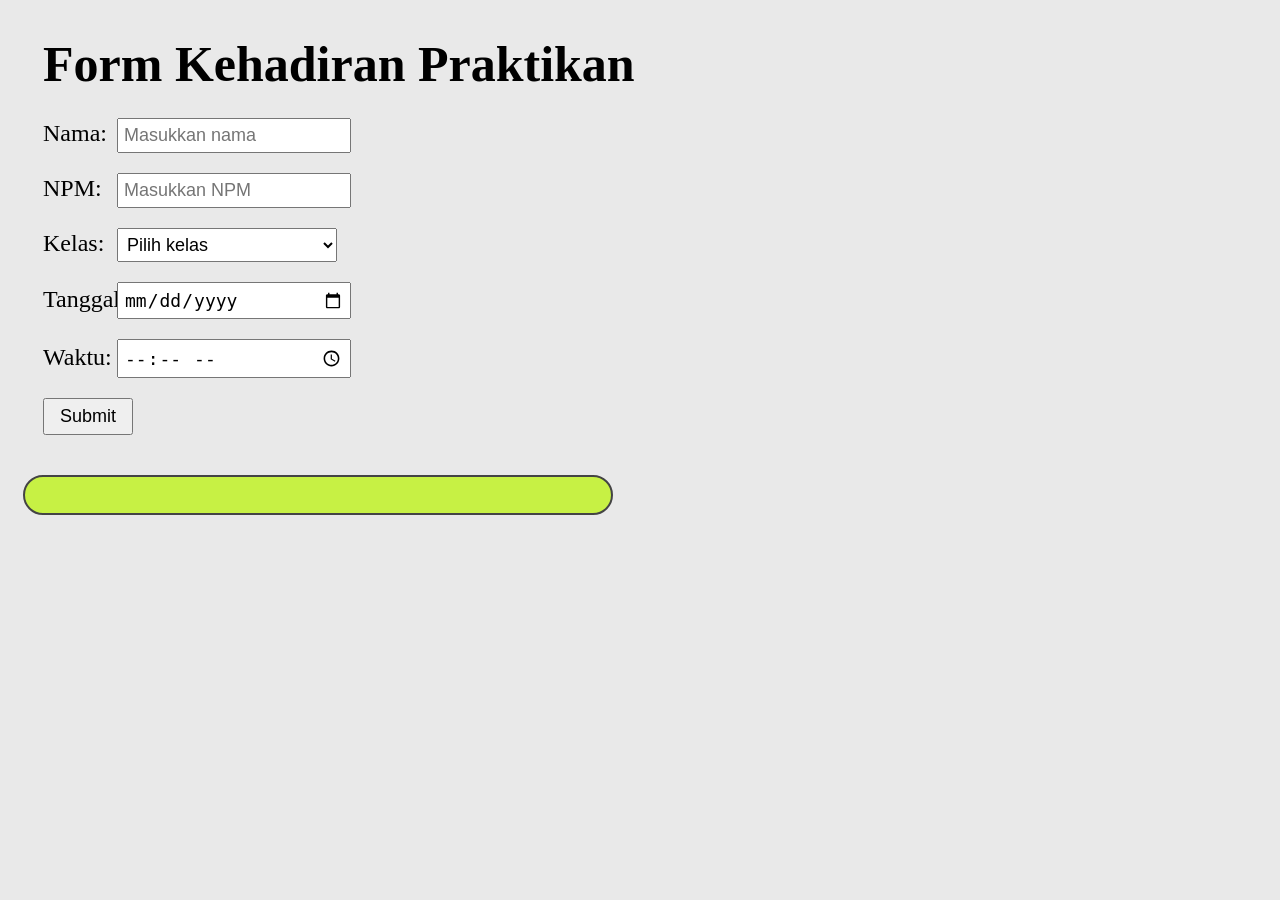
<file: pertemuan2/index.html>
<!DOCTYPE html>
<html lang="id">
<head>
    <meta charset="UTF-8">
    <meta name="viewport" content="width=device-width, initial-scale=1.0">
    <title>Form Kehadiran Praktikan</title>
    <link rel="stylesheet" href="style.css">
</head>
<body>

    <div class="container">
        <h1>Form Kehadiran Praktikan</h1>

        <form>
            <div class="form-group">
                <label>Nama:</label>
                <input type="text" placeholder="Masukkan nama">
            </div>

            <div class="form-group">
                <label>NPM:</label>
                <input type="text" placeholder="Masukkan NPM">
            </div>

            <div class="form-group">
                <label>Kelas:</label>
                <select>
                    <option>Pilih kelas</option>
                    <option>A</option>
                    <option>B</option>
                    <option>C</option>
                </select>
            </div>

            <div class="form-group">
                <label>Tanggal:</label>
                <input type="date">
            </div>

            <div class="form-group">
                <label>Waktu:</label>
                <input type="time">
            </div>

            <button type="submit">Submit</button>
        </form>
    </div>

    <div class="kotak-bawah">
    </div>

</body>
</html>
</file>
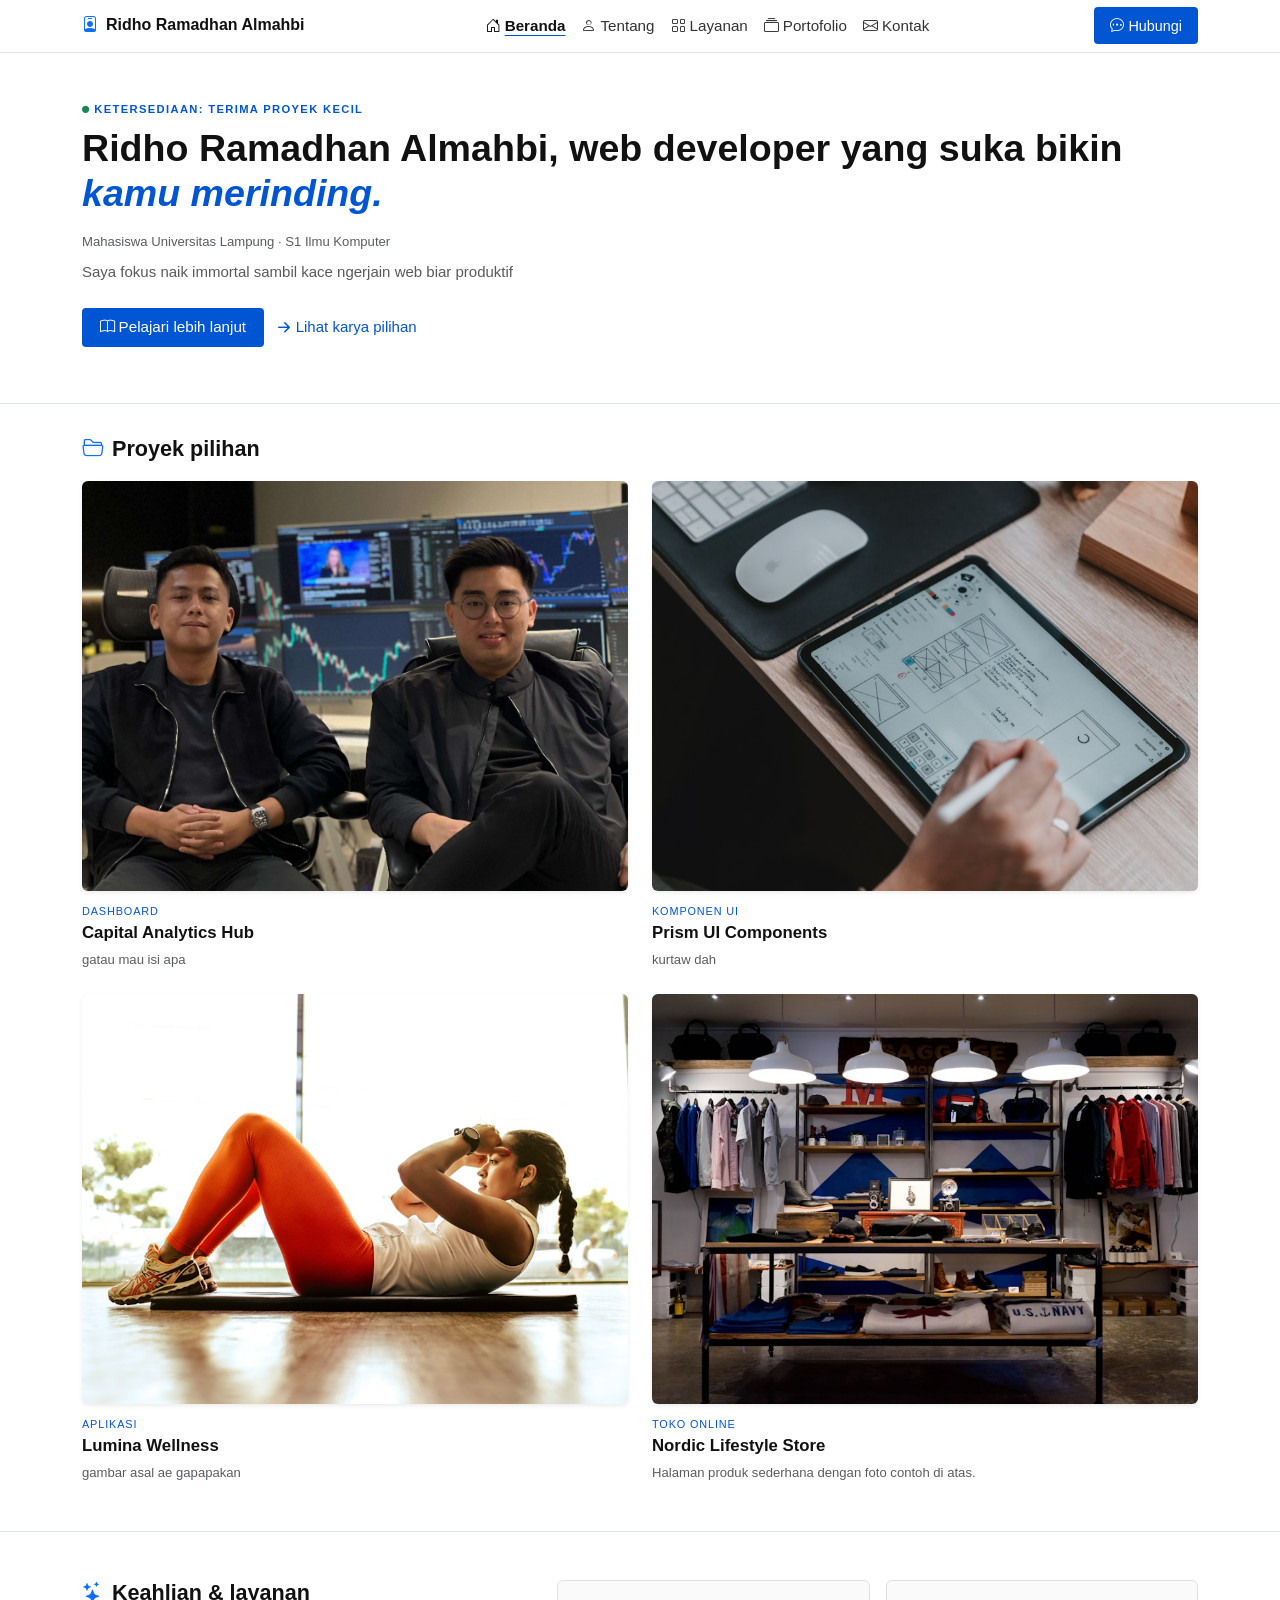
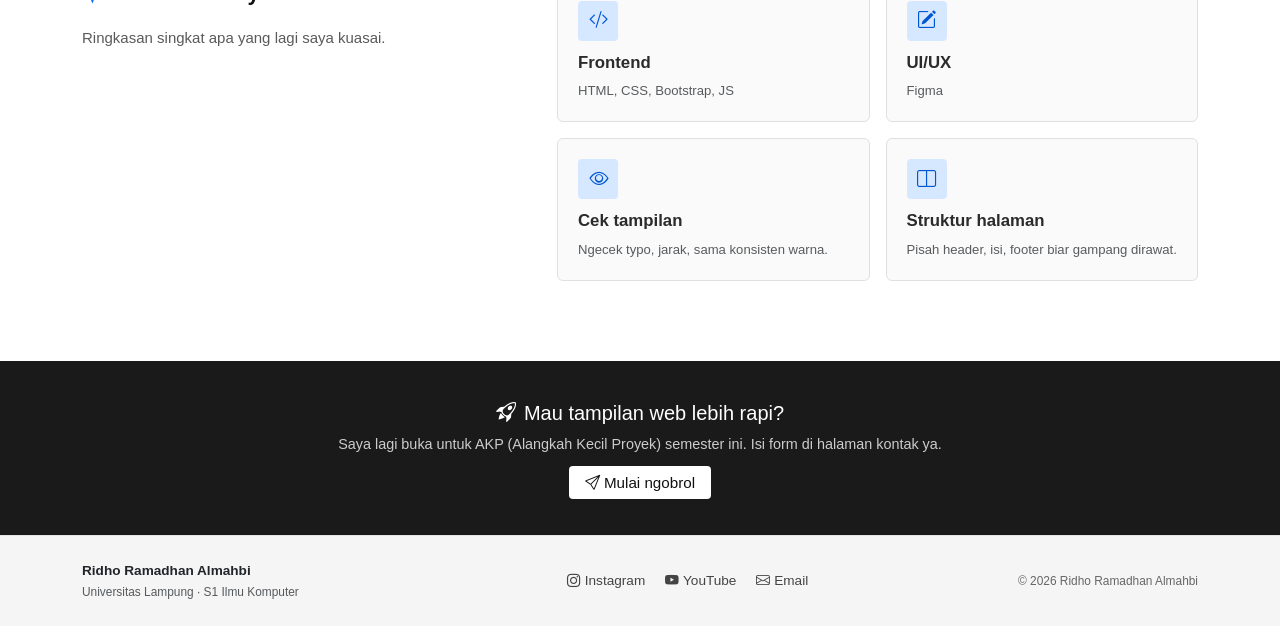
<file: utpweb-main/index.html>
<!DOCTYPE html>
<html lang="id">
<head>
  <meta charset="UTF-8">
  <meta name="viewport" content="width=device-width, initial-scale=1.0">
  <title>Beranda | Ridho Ramadhan Almahbi</title>
  <link href="https://cdn.jsdelivr.net/npm/bootstrap@5.3.3/dist/css/bootstrap.min.css" rel="stylesheet">
  <link href="https://cdn.jsdelivr.net/npm/bootstrap-icons@1.11.3/font/bootstrap-icons.min.css" rel="stylesheet">
  <link rel="stylesheet" href="css/style.css">
</head>
<body>
  <nav class="navbar navbar-expand-lg navbar-light navsite">
    <div class="container">
      <a class="navbar-brand d-flex align-items-center gap-2" href="index.html"><i class="bi bi-person-badge text-primary"></i> Ridho Ramadhan Almahbi</a>
      <button class="navbar-toggler" type="button" data-bs-toggle="collapse" data-bs-target="#isiMenu" aria-controls="isiMenu" aria-expanded="false" aria-label="menu">
        <span class="navbar-toggler-icon"></span>
      </button>
      <div class="collapse navbar-collapse" id="isiMenu">
        <ul class="navbar-nav mx-lg-auto py-2 py-lg-0">
          <li class="nav-item"><a class="nav-link active" href="index.html"><i class="bi bi-house-door d-none d-md-inline me-1"></i>Beranda</a></li>
          <li class="nav-item"><a class="nav-link" href="about.html"><i class="bi bi-person d-none d-md-inline me-1"></i>Tentang</a></li>
          <li class="nav-item"><a class="nav-link" href="services.html"><i class="bi bi-grid d-none d-md-inline me-1"></i>Layanan</a></li>
          <li class="nav-item"><a class="nav-link" href="portfolio.html"><i class="bi bi-collection d-none d-md-inline me-1"></i>Portofolio</a></li>
          <li class="nav-item"><a class="nav-link" href="contact.html"><i class="bi bi-envelope d-none d-md-inline me-1"></i>Kontak</a></li>
        </ul>
        <a class="hubungi text-center mt-2 mt-lg-0" href="contact.html"><i class="bi bi-chat-dots me-1"></i>Hubungi</a>
      </div>
    </div>
  </nav>

  <header class="atas">
    <div class="container anim-header">
      <p class="label mb-2"><i class="bi bi-circle-fill text-success me-1" style="font-size:0.45rem;vertical-align:middle;"></i>Ketersediaan: terima proyek kecil</p>
      <h1 class="hero">Ridho Ramadhan Almahbi, web developer yang suka bikin <span class="aksen">kamu merinding.</span></h1>
      <p class="small text-muted mb-2">Mahasiswa Universitas Lampung · S1 Ilmu Komputer</p>
      <p class="abu mb-4">Saya fokus naik immortal sambil kace ngerjain web biar produktif</p>
      <div class="d-flex flex-wrap gap-2 align-items-center">
        <a class="btn utama" href="about.html"><i class="bi bi-book me-1"></i>Pelajari lebih lanjut</a>
        <a href="portfolio.html" class="text-decoration-none"><i class="bi bi-arrow-right-short fs-4 align-middle"></i>Lihat karya pilihan</a>
      </div>
    </div>
  </header>

  <section class="isi border-top masuk">
    <div class="container">
      <h2 class="seksi"><i class="bi bi-folder2-open me-2 text-primary"></i>Proyek pilihan</h2>
      <div class="row g-4">
        <div class="col-md-6">
          <article class="item-proyek h-100">
            <div class="ratio ratio-4x3 bingkai-gambar shadow-sm">
              <img src="img/proyek-dashboard.jpg" alt="Tampilan dashboard Capital Analytics Hub" class="object-fit-cover">
            </div>
            <p class="tag mb-0">Dashboard</p>
            <p class="nama mb-1">Capital Analytics Hub</p>
            <p class="small text-muted mb-0">gatau mau isi apa</p>
          </article>
        </div>
        <div class="col-md-6">
          <article class="item-proyek h-100">
            <div class="ratio ratio-4x3 bingkai-gambar shadow-sm">
              <img src="img/proyek-ui.jpg" alt="Prism UI Components" class="object-fit-cover">
            </div>
            <p class="tag mb-0">Komponen UI</p>
            <p class="nama mb-1">Prism UI Components</p>
            <p class="small text-muted mb-0">kurtaw dah</p>
          </article>
        </div>
        <div class="col-md-6">
          <article class="item-proyek h-100">
            <div class="ratio ratio-4x3 bingkai-gambar shadow-sm">
              <img src="img/proyek-app.jpg" alt="Aplikasi Lumina Wellness" class="object-fit-cover">
            </div>
            <p class="tag mb-0">Aplikasi</p>
            <p class="nama mb-1">Lumina Wellness</p>
            <p class="small text-muted mb-0">gambar asal ae gapapakan</p>
          </article>
        </div>
        <div class="col-md-6">
          <article class="item-proyek h-100">
            <div class="ratio ratio-4x3 bingkai-gambar shadow-sm">
              <img src="img/proyek-toko.jpg" alt="Nordic Lifestyle Store" class="object-fit-cover">
            </div>
            <p class="tag mb-0">Toko online</p>
            <p class="nama mb-1">Nordic Lifestyle Store</p>
            <p class="small text-muted mb-0">Halaman produk sederhana dengan foto contoh di atas.</p>
          </article>
        </div>
      </div>
    </div>
  </section>

  <section class="py-5 border-top bg-white masuk">
    <div class="container">
      <div class="row">
        <div class="col-lg-5 mb-4 mb-lg-0">
          <h2 class="seksi"><i class="bi bi-stars me-2 text-primary"></i>Keahlian &amp; layanan</h2>
          <p class="abu mb-0">Ringkasan singkat apa yang lagi saya kuasai.</p>
        </div>
        <div class="col-lg-7">
          <div class="row g-3">
            <div class="col-md-6">
              <div class="kartu">
                <div class="ikon"><i class="bi bi-code-slash"></i></div>
                <h3>Frontend</h3>
                <p class="small text-muted mb-0">HTML, CSS, Bootstrap, JS</p>
              </div>
            </div>
            <div class="col-md-6">
              <div class="kartu">
                <div class="ikon"><i class="bi bi-pencil-square"></i></div>
                <h3>UI/UX</h3>
                <p class="small text-muted mb-0">Figma</p>
              </div>
            </div>
            <div class="col-md-6">
              <div class="kartu">
                <div class="ikon"><i class="bi bi-eye"></i></div>
                <h3>Cek tampilan</h3>
                <p class="small text-muted mb-0">Ngecek typo, jarak, sama konsisten warna.</p>
              </div>
            </div>
            <div class="col-md-6">
              <div class="kartu">
                <div class="ikon"><i class="bi bi-layout-split"></i></div>
                <h3>Struktur halaman</h3>
                <p class="small text-muted mb-0">Pisah header, isi, footer biar gampang dirawat.</p>
              </div>
            </div>
          </div>
        </div>
      </div>
    </div>
  </section>

  <section class="gelap">
    <div class="container">
      <h2><i class="bi bi-rocket-takeoff me-2"></i>Mau tampilan web lebih rapi?</h2>
      <p>Saya lagi buka untuk AKP (Alangkah Kecil Proyek) semester ini. Isi form di halaman kontak ya.</p>
      <a class="putih text-decoration-none" href="contact.html"><i class="bi bi-send me-1"></i>Mulai ngobrol</a>
    </div>
  </section>

  <footer class="kaki">
    <div class="container">
      <div class="row align-items-center">
        <div class="col-md-4 mb-2 mb-md-0">
          <strong class="text-dark">Ridho Ramadhan Almahbi</strong><br>
          <span class="small text-muted">Universitas Lampung · S1 Ilmu Komputer</span>
        </div>
        <div class="col-md-5 text-md-center mb-2 mb-md-0">
          <a href="https://www.instagram.com/ridhoramadhan.a.m/" target="_blank" rel="noopener noreferrer" class="me-3"><i class="bi bi-instagram me-1"></i>Instagram</a>
          <a href="https://www.youtube.com/@ridhoramadhanalmahbi7434" target="_blank" rel="noopener noreferrer" class="me-3"><i class="bi bi-youtube me-1"></i>YouTube</a>
          <a href="mailto:almahbir@gmail.com"><i class="bi bi-envelope me-1"></i>Email</a>
        </div>
        <div class="col-md-3 text-md-end small">
          &copy; 2026 Ridho Ramadhan Almahbi
        </div>
      </div>
    </div>
  </footer>

  <script src="https://cdn.jsdelivr.net/npm/bootstrap@5.3.3/dist/js/bootstrap.bundle.min.js"></script>
  <script src="js/main.js"></script>
</body>
</html>
</file>
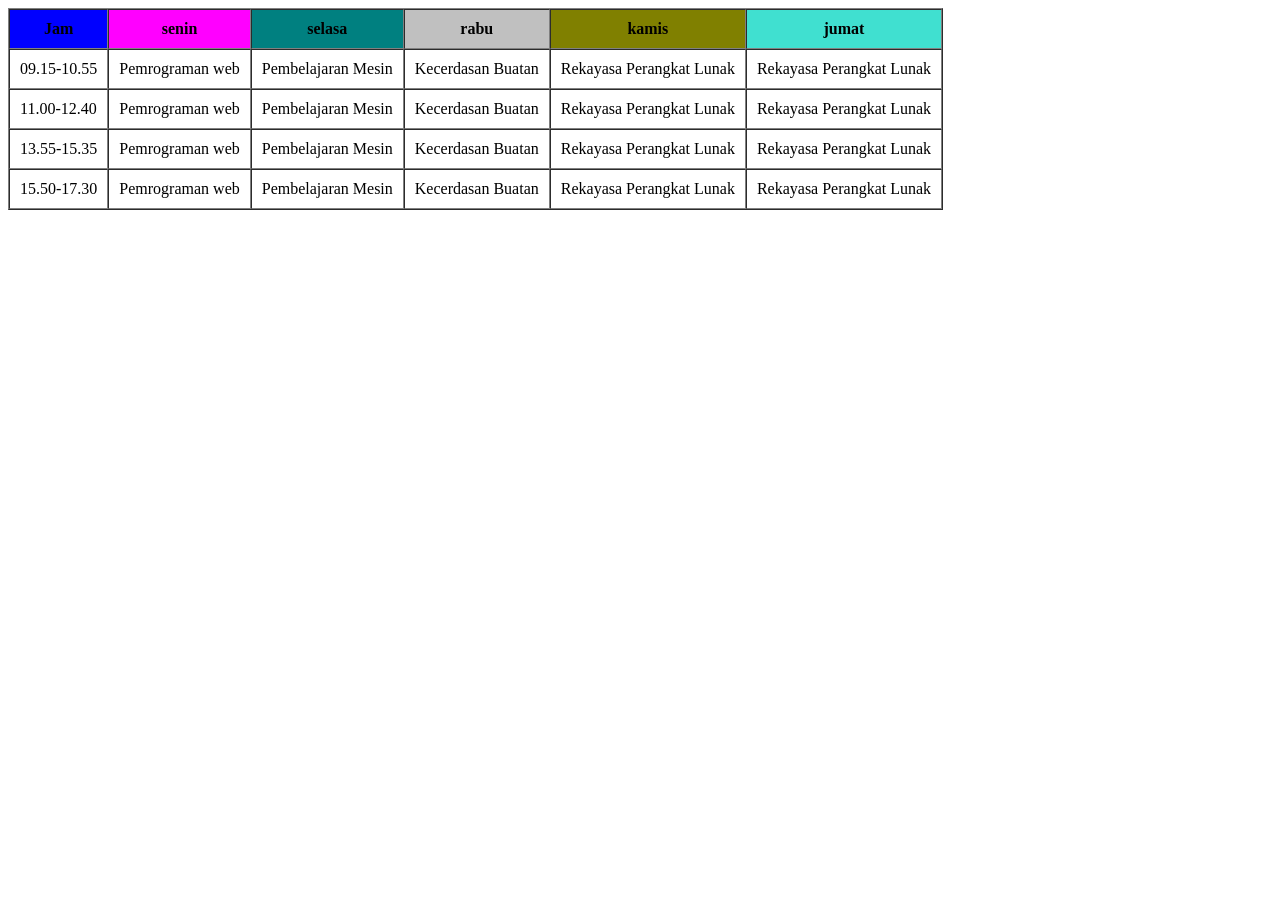
<file: pertemuan1/ambil.html>
<!DOCTYPE html>
<html lang="en">
<head>
    <meta charset="UTF-8">
    <meta name="viewport" content="width=device-width, initial-scale=1.0">
    <title>Document</title>
</head>
<body>
    <table border="1" cellpadding="10" cellspacing="0">
        <tr>
            <th bgcolor="#0000FF">Jam</th>
            <th bgcolor="#FF00FF">senin</th>
            <th bgcolor="#008080 ">selasa</th>
            <th bgcolor="#C0C0C0">rabu</th>
            <th bgcolor="#808000">kamis</th>
            <th bgcolor="#40E0D0">jumat</th>

        </tr>

        <tr>
        <td>09.15-10.55</td>
        <td>Pemrograman web</td>
        <td>Pembelajaran Mesin</td>
        <td>Kecerdasan Buatan</td>
        <Td>Rekayasa Perangkat Lunak</TD>
        <td>Rekayasa Perangkat Lunak</td>
        </tr>

        <tr>
        <td>11.00-12.40</td>
        <td>Pemrograman web</td>
        <td>Pembelajaran Mesin</td>
        <td>Kecerdasan Buatan</td>
        <Td>Rekayasa Perangkat Lunak</TD>
        <td>Rekayasa Perangkat Lunak</td>
        </tr>
        
         <tr>
        <td>13.55-15.35</td>
        <td>Pemrograman web</td>
        <td>Pembelajaran Mesin</td>
        <td>Kecerdasan Buatan</td>
        <Td>Rekayasa Perangkat Lunak</TD>
        <td>Rekayasa Perangkat Lunak</td>
        </tr>
        
         <tr>
        <td>15.50-17.30</td>
        <td>Pemrograman web</td>
        <td>Pembelajaran Mesin</td>
        <td>Kecerdasan Buatan</td>
        <Td>Rekayasa Perangkat Lunak</TD>
        <td>Rekayasa Perangkat Lunak</td>
        </tr>
        

     </table>
</body>
</html>
</file>
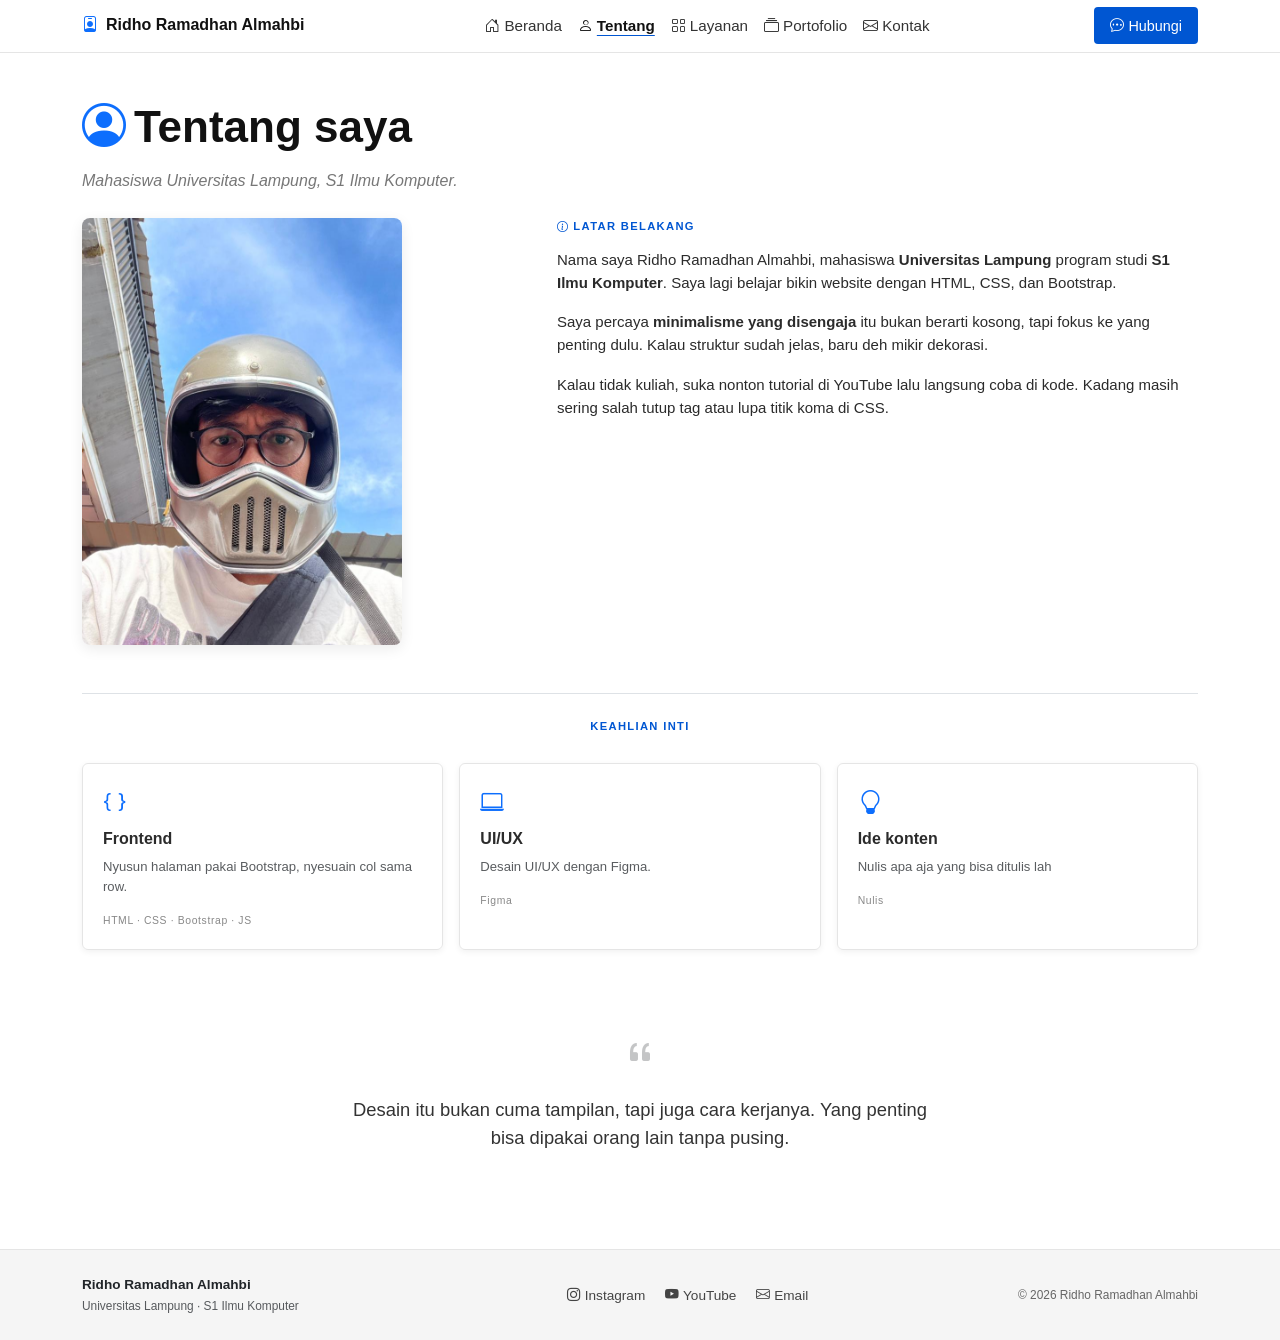
<file: utpweb-main/about.html>
<!DOCTYPE html>
<html lang="id">
<head>
  <meta charset="UTF-8">
  <meta name="viewport" content="width=device-width, initial-scale=1.0">
  <title>Tentang | Ridho Ramadhan Almahbi</title>
  <link href="https://cdn.jsdelivr.net/npm/bootstrap@5.3.3/dist/css/bootstrap.min.css" rel="stylesheet">
  <link href="https://cdn.jsdelivr.net/npm/bootstrap-icons@1.11.3/font/bootstrap-icons.min.css" rel="stylesheet">
  <link rel="stylesheet" href="css/style.css">
</head>
<body>
  <nav class="navbar navbar-expand-lg navbar-light navsite">
    <div class="container">
      <a class="navbar-brand d-flex align-items-center gap-2" href="index.html"><i class="bi bi-person-badge text-primary"></i> Ridho Ramadhan Almahbi</a>
      <button class="navbar-toggler" type="button" data-bs-toggle="collapse" data-bs-target="#isiMenu" aria-controls="isiMenu" aria-expanded="false" aria-label="menu">
        <span class="navbar-toggler-icon"></span>
      </button>
      <div class="collapse navbar-collapse" id="isiMenu">
        <ul class="navbar-nav mx-lg-auto py-2 py-lg-0">
          <li class="nav-item"><a class="nav-link" href="index.html"><i class="bi bi-house-door d-none d-md-inline me-1"></i>Beranda</a></li>
          <li class="nav-item"><a class="nav-link active" href="about.html"><i class="bi bi-person d-none d-md-inline me-1"></i>Tentang</a></li>
          <li class="nav-item"><a class="nav-link" href="services.html"><i class="bi bi-grid d-none d-md-inline me-1"></i>Layanan</a></li>
          <li class="nav-item"><a class="nav-link" href="portfolio.html"><i class="bi bi-collection d-none d-md-inline me-1"></i>Portofolio</a></li>
          <li class="nav-item"><a class="nav-link" href="contact.html"><i class="bi bi-envelope d-none d-md-inline me-1"></i>Kontak</a></li>
        </ul>
        <a class="hubungi text-center mt-2 mt-lg-0" href="contact.html"><i class="bi bi-chat-dots me-1"></i>Hubungi</a>
      </div>
    </div>
  </nav>

  <header class="atas pb-4">
    <div class="container anim-header">
      <h1 class="halaman mb-3"><i class="bi bi-person-circle me-2 text-primary"></i>Tentang saya</h1>
      <p class="miring mb-0">Mahasiswa Universitas Lampung, S1 Ilmu Komputer.</p>
    </div>
  </header>

  <main class="isi pt-0 masuk">
    <div class="container">
      <div class="row align-items-start g-4">
        <div class="col-md-5">
          <img src="img/foto-profil.jpg" alt="Foto Ridho Ramadhan Almahbi" class="foto w-100">
        </div>
        <div class="col-md-7">
          <p class="label"><i class="bi bi-info-circle me-1"></i>Latar belakang</p>
          <p>Nama saya Ridho Ramadhan Almahbi, mahasiswa <strong>Universitas Lampung</strong> program studi <strong>S1 Ilmu Komputer</strong>. Saya lagi belajar bikin website dengan HTML, CSS, dan Bootstrap.</p>
          <p>Saya percaya <strong>minimalisme yang disengaja</strong> itu bukan berarti kosong, tapi fokus ke yang penting dulu. Kalau struktur sudah jelas, baru deh mikir dekorasi.</p>
          <p class="mb-0">Kalau tidak kuliah, suka nonton tutorial di YouTube lalu langsung coba di kode. Kadang masih sering salah tutup tag atau lupa titik koma di CSS.</p>
        </div>
      </div>

      <div class="mt-5 pt-4 border-top">
        <p class="label text-center">Keahlian inti</p>
        <div class="row g-3 mt-2">
          <div class="col-md-4">
            <div class="keahlian">
              <p class="mb-2 text-primary" style="font-size:1.5rem;"><i class="bi bi-braces"></i></p>
              <h3>Frontend</h3>
              <p class="small text-muted">Nyusun halaman pakai Bootstrap, nyesuain col sama row.</p>
              <p class="meta mb-0">HTML · CSS · Bootstrap · JS</p>
            </div>
          </div>
          <div class="col-md-4">
            <div class="keahlian">
              <p class="mb-2 text-primary" style="font-size:1.5rem;"><i class="bi bi-laptop"></i></p>
              <h3>UI/UX</h3>
              <p class="small text-muted">Desain UI/UX dengan Figma.</p>
              <p class="meta mb-0">Figma</p>
            </div>
          </div>
          <div class="col-md-4">
            <div class="keahlian">
              <p class="mb-2 text-primary" style="font-size:1.5rem;"><i class="bi bi-lightbulb"></i></p>
              <h3>Ide konten</h3>
              <p class="small text-muted">Nulis apa aja yang bisa ditulis lah</p>
              <p class="meta mb-0">Nulis</p>
            </div>
          </div>
        </div>
      </div>

      <blockquote class="kutip mt-5">
        <i class="bi bi-quote text-muted d-block mb-3 fs-2"></i>
        Desain itu bukan cuma tampilan, tapi juga cara kerjanya. Yang penting bisa dipakai orang lain tanpa pusing.
      </blockquote>
    </div>
  </main>

  <footer class="kaki">
    <div class="container">
      <div class="row align-items-center">
        <div class="col-md-4 mb-2 mb-md-0">
          <strong class="text-dark">Ridho Ramadhan Almahbi</strong><br>
          <span class="small text-muted">Universitas Lampung · S1 Ilmu Komputer</span>
        </div>
        <div class="col-md-5 text-md-center mb-2 mb-md-0">
          <a href="https://www.instagram.com/ridhoramadhan.a.m/" target="_blank" rel="noopener noreferrer" class="me-3"><i class="bi bi-instagram me-1"></i>Instagram</a>
          <a href="https://www.youtube.com/@ridhoramadhanalmahbi7434" target="_blank" rel="noopener noreferrer" class="me-3"><i class="bi bi-youtube me-1"></i>YouTube</a>
          <a href="mailto:almahbir@gmail.com"><i class="bi bi-envelope me-1"></i>Email</a>
        </div>
        <div class="col-md-3 text-md-end small">
          &copy; 2026 Ridho Ramadhan Almahbi
        </div>
      </div>
    </div>
  </footer>

  <script src="https://cdn.jsdelivr.net/npm/bootstrap@5.3.3/dist/js/bootstrap.bundle.min.js"></script>
  <script src="js/main.js"></script>
</body>
</html>
</file>
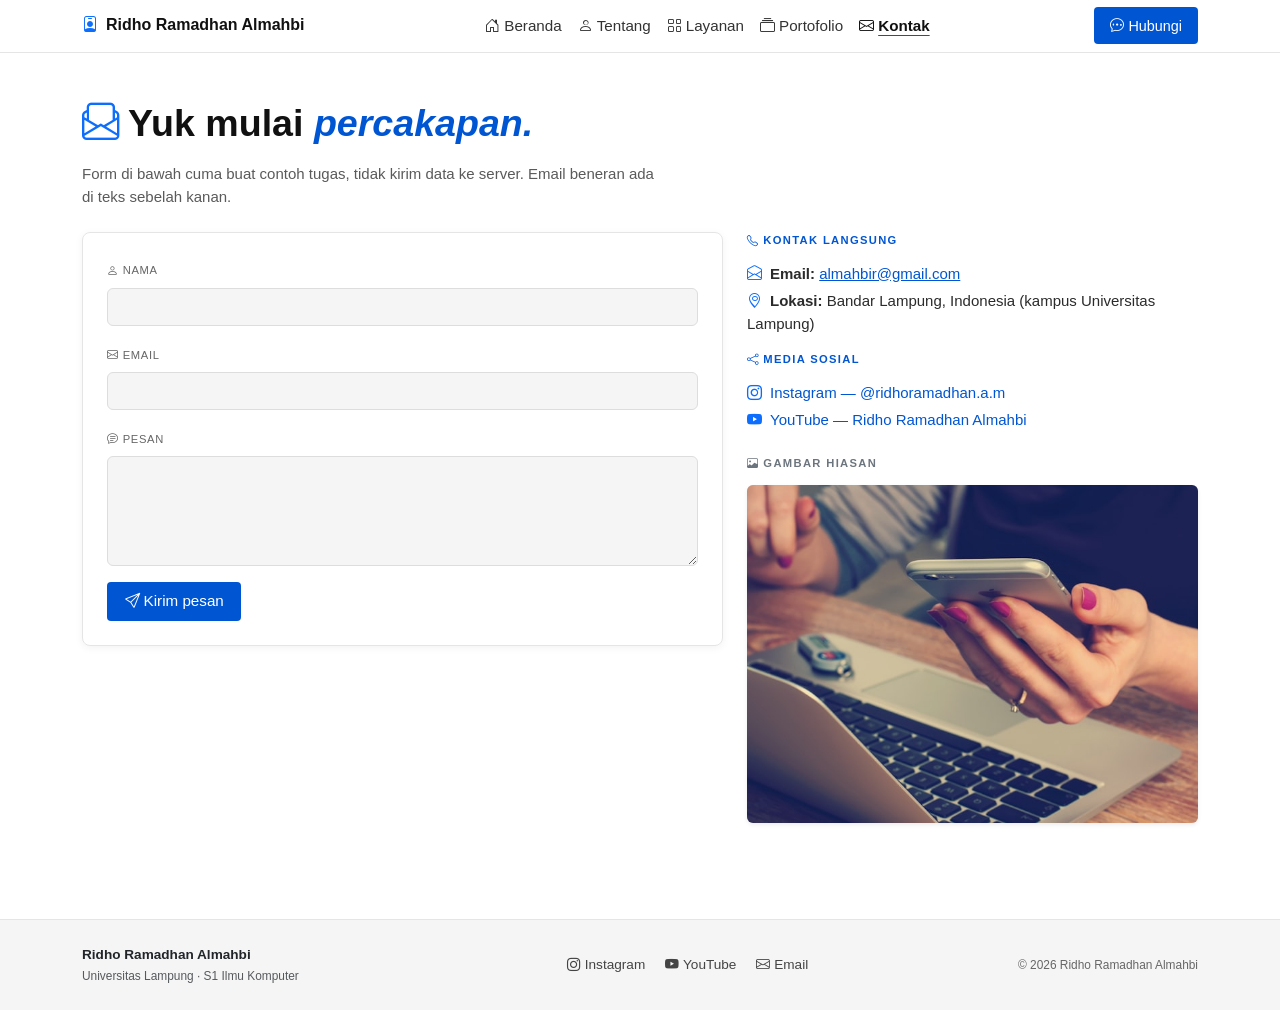
<file: utpweb-main/contact.html>
<!DOCTYPE html>
<html lang="id">
<head>
  <meta charset="UTF-8">
  <meta name="viewport" content="width=device-width, initial-scale=1.0">
  <title>Kontak | Ridho Ramadhan Almahbi</title>
  <link href="https://cdn.jsdelivr.net/npm/bootstrap@5.3.3/dist/css/bootstrap.min.css" rel="stylesheet">
  <link href="https://cdn.jsdelivr.net/npm/bootstrap-icons@1.11.3/font/bootstrap-icons.min.css" rel="stylesheet">
  <link rel="stylesheet" href="css/style.css">
</head>
<body>
  <nav class="navbar navbar-expand-lg navbar-light navsite">
    <div class="container">
      <a class="navbar-brand d-flex align-items-center gap-2" href="index.html"><i class="bi bi-person-badge text-primary"></i> Ridho Ramadhan Almahbi</a>
      <button class="navbar-toggler" type="button" data-bs-toggle="collapse" data-bs-target="#isiMenu" aria-controls="isiMenu" aria-expanded="false" aria-label="menu">
        <span class="navbar-toggler-icon"></span>
      </button>
      <div class="collapse navbar-collapse" id="isiMenu">
        <ul class="navbar-nav mx-lg-auto py-2 py-lg-0">
          <li class="nav-item"><a class="nav-link" href="index.html"><i class="bi bi-house-door d-none d-md-inline me-1"></i>Beranda</a></li>
          <li class="nav-item"><a class="nav-link" href="about.html"><i class="bi bi-person d-none d-md-inline me-1"></i>Tentang</a></li>
          <li class="nav-item"><a class="nav-link" href="services.html"><i class="bi bi-grid d-none d-md-inline me-1"></i>Layanan</a></li>
          <li class="nav-item"><a class="nav-link" href="portfolio.html"><i class="bi bi-collection d-none d-md-inline me-1"></i>Portofolio</a></li>
          <li class="nav-item"><a class="nav-link active" href="contact.html"><i class="bi bi-envelope d-none d-md-inline me-1"></i>Kontak</a></li>
        </ul>
        <a class="hubungi text-center mt-2 mt-lg-0" href="contact.html"><i class="bi bi-chat-dots me-1"></i>Hubungi</a>
      </div>
    </div>
  </nav>

  <header class="atas pb-3">
    <div class="container anim-header">
      <h1 class="hero"><i class="bi bi-envelope-paper me-2 text-primary"></i>Yuk mulai <span class="aksen">percakapan.</span></h1>
      <p class="abu mb-0">Form di bawah cuma buat contoh tugas, tidak kirim data ke server. Email beneran ada di teks sebelah kanan.</p>
    </div>
  </header>

  <main class="isi pt-2 masuk">
    <div class="container">
      <div class="row g-4">
        <div class="col-lg-7">
          <div class="formbox">
            <form class="formulir" action="#" method="post">
              <div class="mb-3">
                <label for="nama" class="form-label"><i class="bi bi-person me-1"></i>Nama</label>
                <input type="text" class="form-control" id="nama" name="nama" required>
              </div>
              <div class="mb-3">
                <label for="email" class="form-label"><i class="bi bi-envelope me-1"></i>Email</label>
                <input type="email" class="form-control" id="email" name="email" required>
              </div>
              <div class="mb-3">
                <label for="pesan" class="form-label"><i class="bi bi-chat-text me-1"></i>Pesan</label>
                <textarea class="form-control" id="pesan" name="pesan" rows="4" required></textarea>
              </div>
              <button type="submit" class="btn utama"><i class="bi bi-send me-1"></i>Kirim pesan</button>
            </form>
          </div>
        </div>
        <div class="col-lg-5">
          <p class="label"><i class="bi bi-telephone me-1"></i>Kontak langsung</p>
          <p class="mb-1"><i class="bi bi-envelope-open text-primary me-2"></i><strong>Email:</strong> <a href="mailto:almahbir@gmail.com">almahbir@gmail.com</a></p>
          <p class="mb-3"><i class="bi bi-geo-alt text-primary me-2"></i><strong>Lokasi:</strong> Bandar Lampung, Indonesia (kampus Universitas Lampung)</p>
          <p class="label"><i class="bi bi-share me-1"></i>Media sosial</p>
          <p class="mb-1"><a href="https://www.instagram.com/ridhoramadhan.a.m/" target="_blank" rel="noopener noreferrer" class="text-decoration-none"><i class="bi bi-instagram text-primary me-2"></i>Instagram — @ridhoramadhan.a.m</a></p>
          <p class="mb-4"><a href="https://www.youtube.com/@ridhoramadhanalmahbi7434" target="_blank" rel="noopener noreferrer" class="text-decoration-none"><i class="bi bi-youtube text-primary me-2"></i>YouTube — Ridho Ramadhan Almahbi</a></p>
          <p class="label text-secondary"><i class="bi bi-image me-1"></i>Gambar hiasan</p>
          <div class="ratio ratio-4x3 bingkai-gambar shadow-sm">
            <img src="img/kontak-hiasan.jpg" alt="Ilustrasi kontak" class="object-fit-cover">
          </div>
        </div>
      </div>
    </div>
  </main>

  <footer class="kaki mt-5">
    <div class="container">
      <div class="row align-items-center">
        <div class="col-md-4 mb-2 mb-md-0">
          <strong class="text-dark">Ridho Ramadhan Almahbi</strong><br>
          <span class="small text-muted">Universitas Lampung · S1 Ilmu Komputer</span>
        </div>
        <div class="col-md-5 text-md-center mb-2 mb-md-0">
          <a href="https://www.instagram.com/ridhoramadhan.a.m/" target="_blank" rel="noopener noreferrer" class="me-3"><i class="bi bi-instagram me-1"></i>Instagram</a>
          <a href="https://www.youtube.com/@ridhoramadhanalmahbi7434" target="_blank" rel="noopener noreferrer" class="me-3"><i class="bi bi-youtube me-1"></i>YouTube</a>
          <a href="mailto:almahbir@gmail.com"><i class="bi bi-envelope me-1"></i>Email</a>
        </div>
        <div class="col-md-3 text-md-end small">
          &copy; 2026 Ridho Ramadhan Almahbi
        </div>
      </div>
    </div>
  </footer>

  <script src="https://cdn.jsdelivr.net/npm/bootstrap@5.3.3/dist/js/bootstrap.bundle.min.js"></script>
  <script src="js/main.js"></script>
</body>
</html>
</file>
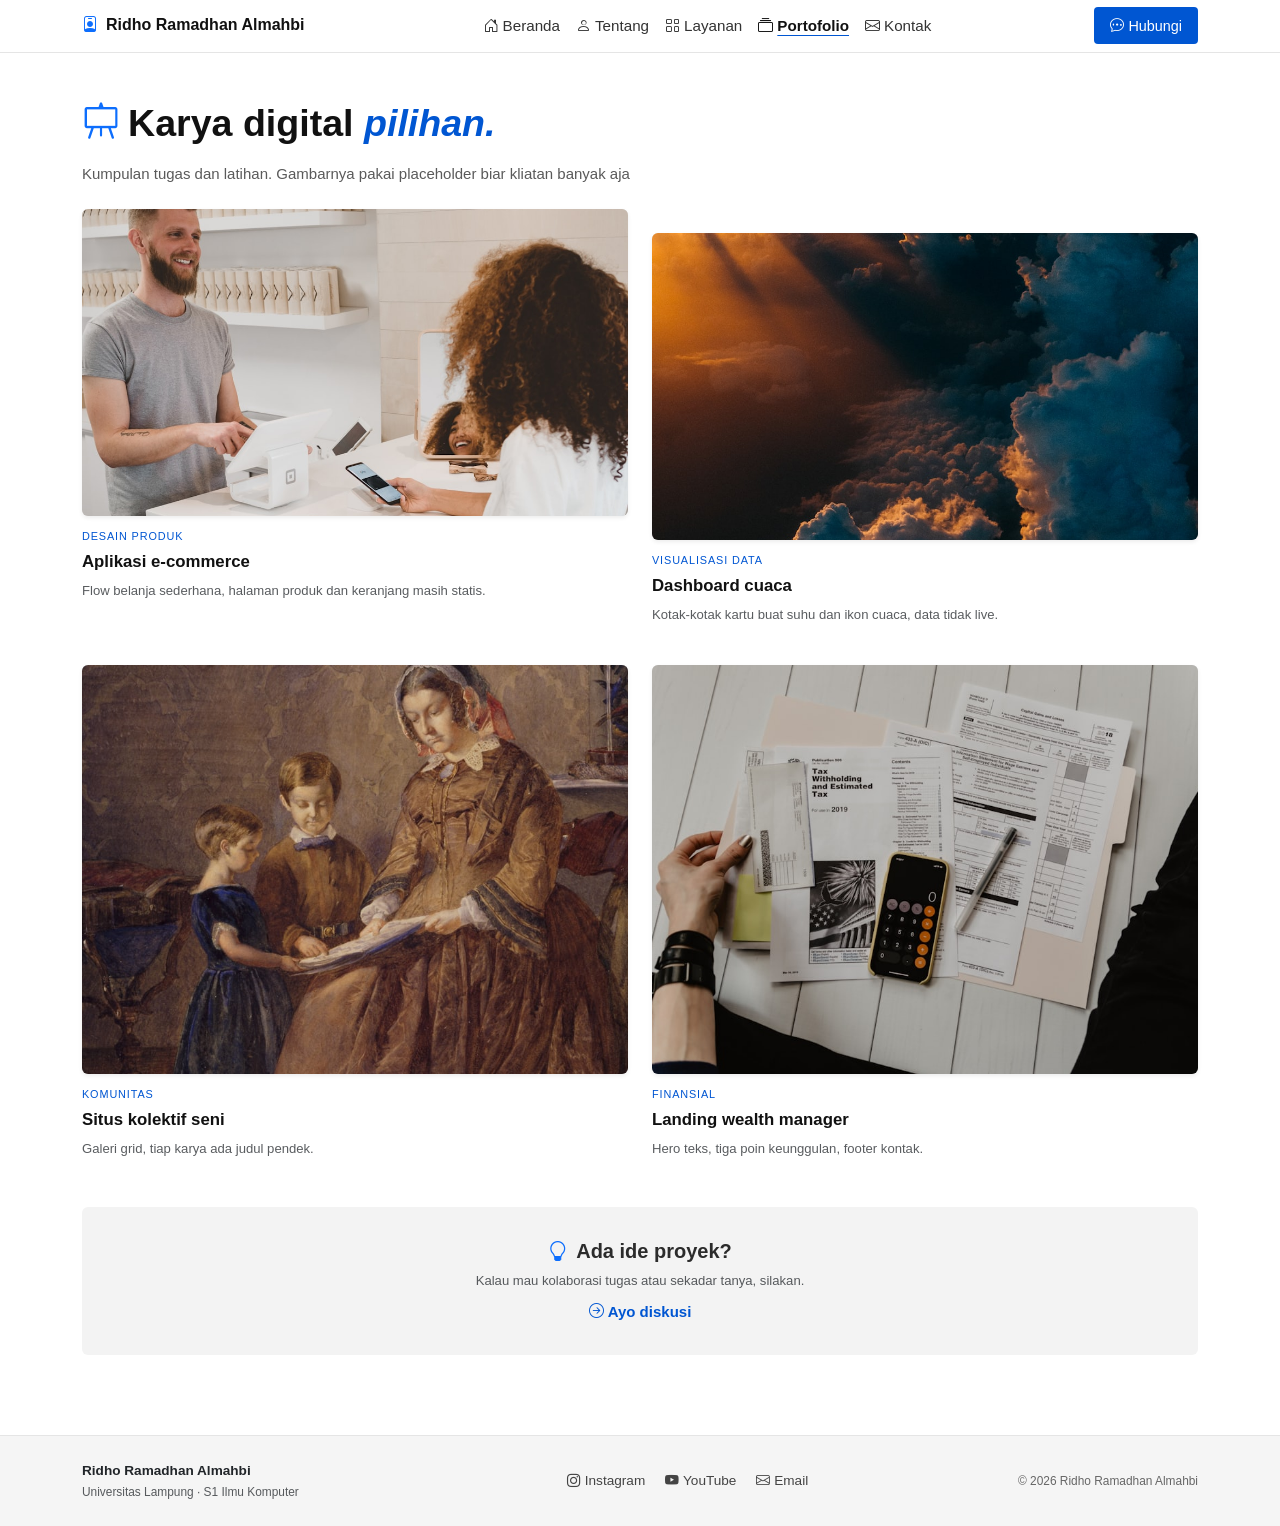
<file: utpweb-main/portfolio.html>
<!DOCTYPE html>
<html lang="id">
<head>
  <meta charset="UTF-8">
  <meta name="viewport" content="width=device-width, initial-scale=1.0">
  <title>Portofolio | Ridho Ramadhan Almahbi</title>
  <link href="https://cdn.jsdelivr.net/npm/bootstrap@5.3.3/dist/css/bootstrap.min.css" rel="stylesheet">
  <link href="https://cdn.jsdelivr.net/npm/bootstrap-icons@1.11.3/font/bootstrap-icons.min.css" rel="stylesheet">
  <link rel="stylesheet" href="css/style.css">
</head>
<body>
  <nav class="navbar navbar-expand-lg navbar-light navsite">
    <div class="container">
      <a class="navbar-brand d-flex align-items-center gap-2" href="index.html"><i class="bi bi-person-badge text-primary"></i> Ridho Ramadhan Almahbi</a>
      <button class="navbar-toggler" type="button" data-bs-toggle="collapse" data-bs-target="#isiMenu" aria-controls="isiMenu" aria-expanded="false" aria-label="menu">
        <span class="navbar-toggler-icon"></span>
      </button>
      <div class="collapse navbar-collapse" id="isiMenu">
        <ul class="navbar-nav mx-lg-auto py-2 py-lg-0">
          <li class="nav-item"><a class="nav-link" href="index.html"><i class="bi bi-house-door d-none d-md-inline me-1"></i>Beranda</a></li>
          <li class="nav-item"><a class="nav-link" href="about.html"><i class="bi bi-person d-none d-md-inline me-1"></i>Tentang</a></li>
          <li class="nav-item"><a class="nav-link" href="services.html"><i class="bi bi-grid d-none d-md-inline me-1"></i>Layanan</a></li>
          <li class="nav-item"><a class="nav-link active" href="portfolio.html"><i class="bi bi-collection d-none d-md-inline me-1"></i>Portofolio</a></li>
          <li class="nav-item"><a class="nav-link" href="contact.html"><i class="bi bi-envelope d-none d-md-inline me-1"></i>Kontak</a></li>
        </ul>
        <a class="hubungi text-center mt-2 mt-lg-0" href="contact.html"><i class="bi bi-chat-dots me-1"></i>Hubungi</a>
      </div>
    </div>
  </nav>

  <header class="atas pb-4">
    <div class="container anim-header">
      <h1 class="hero"><i class="bi bi-easel me-2 text-primary"></i>Karya digital <span class="aksen">pilihan.</span></h1>
      <p class="abu mb-0">Kumpulan tugas dan latihan. Gambarnya pakai placeholder biar kliatan banyak aja</p>
    </div>
  </header>

  <main class="isi pt-0 masuk">
    <div class="container">
      <div class="row g-4">
        <div class="col-md-6">
          <div class="ratio ratio-16x9 bingkai-gambar shadow-sm">
            <img src="img/porto-ecommerce.jpg" alt="Aplikasi e-commerce" class="object-fit-cover">
          </div>
          <p class="tag">Desain produk</p>
          <p class="nama">Aplikasi e-commerce</p>
          <p class="small text-muted">Flow belanja sederhana, halaman produk dan keranjang masih statis.</p>
        </div>
        <div class="col-md-6">
          <div class="ratio ratio-16x9 bingkai-gambar shadow-sm mt-md-4">
            <img src="img/porto-cuaca.jpg" alt="Dashboard cuaca" class="object-fit-cover">
          </div>
          <p class="tag">Visualisasi data</p>
          <p class="nama">Dashboard cuaca</p>
          <p class="small text-muted">Kotak-kotak kartu buat suhu dan ikon cuaca, data tidak live.</p>
        </div>
        <div class="col-md-6">
          <div class="ratio ratio-4x3 bingkai-gambar shadow-sm">
            <img src="img/porto-seni.jpg" alt="Situs kolektif seni" class="object-fit-cover">
          </div>
          <p class="tag">Komunitas</p>
          <p class="nama">Situs kolektif seni</p>
          <p class="small text-muted">Galeri grid, tiap karya ada judul pendek.</p>
        </div>
        <div class="col-md-6">
          <div class="ratio ratio-4x3 bingkai-gambar shadow-sm">
            <img src="img/porto-wealth.jpg" alt="Landing wealth manager" class="object-fit-cover">
          </div>
          <p class="tag">Finansial</p>
          <p class="nama">Landing wealth manager</p>
          <p class="small text-muted">Hero teks, tiga poin keunggulan, footer kontak.</p>
        </div>
      </div>

      <div class="ajakan">
        <h3 class="h5 fw-bold mb-2"><i class="bi bi-lightbulb me-2 text-primary"></i>Ada ide proyek?</h3>
        <p class="small text-muted mb-2">Kalau mau kolaborasi tugas atau sekadar tanya, silakan.</p>
        <a href="contact.html" class="text-decoration-none fw-semibold"><i class="bi bi-arrow-right-circle me-1"></i>Ayo diskusi</a>
      </div>
    </div>
  </main>

  <footer class="kaki">
    <div class="container">
      <div class="row align-items-center">
        <div class="col-md-4 mb-2 mb-md-0">
          <strong class="text-dark">Ridho Ramadhan Almahbi</strong><br>
          <span class="small text-muted">Universitas Lampung · S1 Ilmu Komputer</span>
        </div>
        <div class="col-md-5 text-md-center mb-2 mb-md-0">
          <a href="https://www.instagram.com/ridhoramadhan.a.m/" target="_blank" rel="noopener noreferrer" class="me-3"><i class="bi bi-instagram me-1"></i>Instagram</a>
          <a href="https://www.youtube.com/@ridhoramadhanalmahbi7434" target="_blank" rel="noopener noreferrer" class="me-3"><i class="bi bi-youtube me-1"></i>YouTube</a>
          <a href="mailto:almahbir@gmail.com"><i class="bi bi-envelope me-1"></i>Email</a>
        </div>
        <div class="col-md-3 text-md-end small">
          &copy; 2026 Ridho Ramadhan Almahbi
        </div>
      </div>
    </div>
  </footer>

  <script src="https://cdn.jsdelivr.net/npm/bootstrap@5.3.3/dist/js/bootstrap.bundle.min.js"></script>
  <script src="js/main.js"></script>
</body>
</html>
</file>
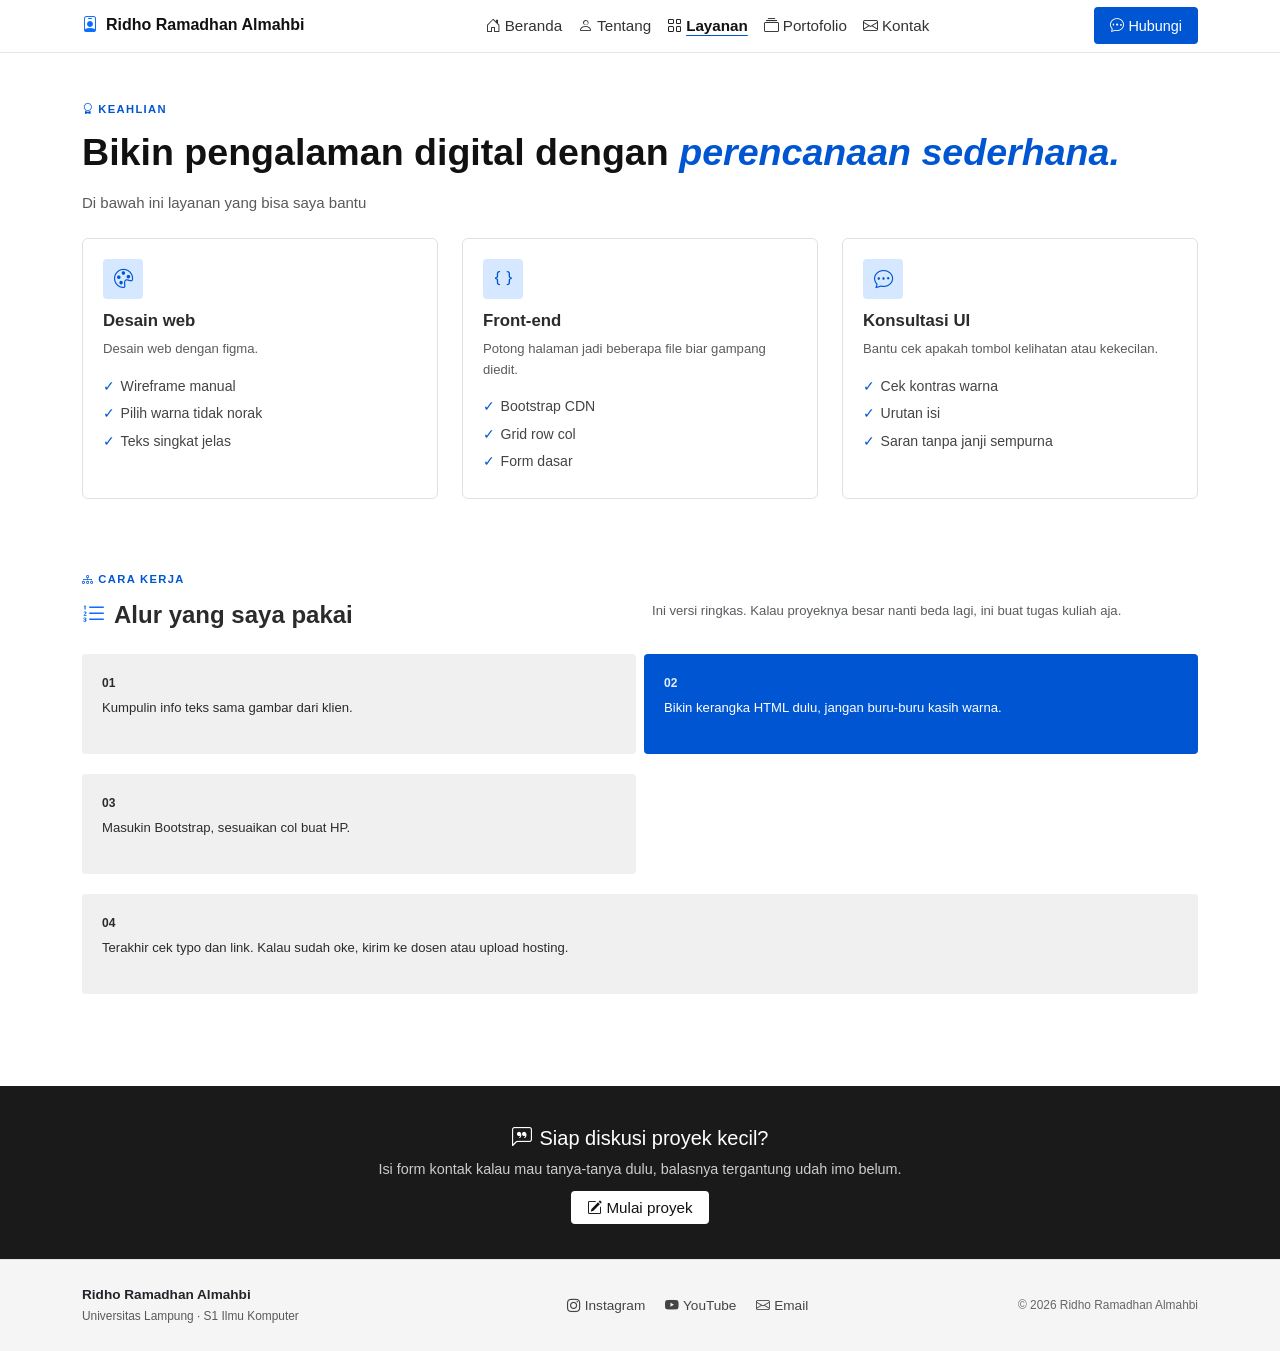
<file: utpweb-main/services.html>
<!DOCTYPE html>
<html lang="id">
<head>
  <meta charset="UTF-8">
  <meta name="viewport" content="width=device-width, initial-scale=1.0">
  <title>Layanan | Ridho Ramadhan Almahbi</title>
  <link href="https://cdn.jsdelivr.net/npm/bootstrap@5.3.3/dist/css/bootstrap.min.css" rel="stylesheet">
  <link href="https://cdn.jsdelivr.net/npm/bootstrap-icons@1.11.3/font/bootstrap-icons.min.css" rel="stylesheet">
  <link rel="stylesheet" href="css/style.css">
</head>
<body>
  <nav class="navbar navbar-expand-lg navbar-light navsite">
    <div class="container">
      <a class="navbar-brand d-flex align-items-center gap-2" href="index.html"><i class="bi bi-person-badge text-primary"></i> Ridho Ramadhan Almahbi</a>
      <button class="navbar-toggler" type="button" data-bs-toggle="collapse" data-bs-target="#isiMenu" aria-controls="isiMenu" aria-expanded="false" aria-label="menu">
        <span class="navbar-toggler-icon"></span>
      </button>
      <div class="collapse navbar-collapse" id="isiMenu">
        <ul class="navbar-nav mx-lg-auto py-2 py-lg-0">
          <li class="nav-item"><a class="nav-link" href="index.html"><i class="bi bi-house-door d-none d-md-inline me-1"></i>Beranda</a></li>
          <li class="nav-item"><a class="nav-link" href="about.html"><i class="bi bi-person d-none d-md-inline me-1"></i>Tentang</a></li>
          <li class="nav-item"><a class="nav-link active" href="services.html"><i class="bi bi-grid d-none d-md-inline me-1"></i>Layanan</a></li>
          <li class="nav-item"><a class="nav-link" href="portfolio.html"><i class="bi bi-collection d-none d-md-inline me-1"></i>Portofolio</a></li>
          <li class="nav-item"><a class="nav-link" href="contact.html"><i class="bi bi-envelope d-none d-md-inline me-1"></i>Kontak</a></li>
        </ul>
        <a class="hubungi text-center mt-2 mt-lg-0" href="contact.html"><i class="bi bi-chat-dots me-1"></i>Hubungi</a>
      </div>
    </div>
  </nav>

  <header class="atas pb-3">
    <div class="container anim-header">
      <p class="label"><i class="bi bi-award me-1"></i>Keahlian</p>
      <h1 class="hero">Bikin pengalaman digital dengan <span class="aksen">perencanaan sederhana.</span></h1>
      <p class="abu mb-0">Di bawah ini layanan yang bisa saya bantu</p>
    </div>
  </header>

  <main class="isi pt-2 masuk">
    <div class="container">
      <div class="row g-4">
        <div class="col-md-4">
          <div class="kartu" style="background:#fff;">
            <div class="ikon"><i class="bi bi-palette"></i></div>
            <h3>Desain web</h3>
            <p class="small text-muted">Desain web dengan figma.</p>
            <ul class="cek">
              <li>Wireframe manual</li>
              <li>Pilih warna tidak norak</li>
              <li>Teks singkat jelas</li>
            </ul>
          </div>
        </div>
        <div class="col-md-4">
          <div class="kartu" style="background:#fff;">
            <div class="ikon"><i class="bi bi-braces"></i></div>
            <h3>Front-end</h3>
            <p class="small text-muted">Potong halaman jadi beberapa file biar gampang diedit.</p>
            <ul class="cek">
              <li>Bootstrap CDN</li>
              <li>Grid row col</li>
              <li>Form dasar</li>
            </ul>
          </div>
        </div>
        <div class="col-md-4">
          <div class="kartu" style="background:#fff;">
            <div class="ikon"><i class="bi bi-chat-dots"></i></div>
            <h3>Konsultasi UI</h3>
            <p class="small text-muted">Bantu cek apakah tombol kelihatan atau kekecilan.</p>
            <ul class="cek">
              <li>Cek kontras warna</li>
              <li>Urutan isi</li>
              <li>Saran tanpa janji sempurna</li>
            </ul>
          </div>
        </div>
      </div>

      <div class="mt-5 pt-4">
        <p class="label"><i class="bi bi-diagram-3 me-1"></i>Cara kerja</p>
        <div class="row mb-3">
          <div class="col-md-6">
            <h2 class="h4 fw-bold"><i class="bi bi-list-ol me-2 text-primary"></i>Alur yang saya pakai</h2>
          </div>
          <div class="col-md-6">
            <p class="small text-muted mb-0">Ini versi ringkas. Kalau proyeknya besar nanti beda lagi, ini buat tugas kuliah aja.</p>
          </div>
        </div>
        <div class="row g-2">
          <div class="col-md-6">
            <div class="langkah">
              <div class="angka">01</div>
              <p class="mb-0 small">Kumpulin info teks sama gambar dari klien.</p>
            </div>
          </div>
          <div class="col-md-6">
            <div class="langkahbiru">
              <div class="angka">02</div>
              <p class="mb-0 small">Bikin kerangka HTML dulu, jangan buru-buru kasih warna.</p>
            </div>
          </div>
          <div class="col-md-6">
            <div class="langkah">
              <div class="angka">03</div>
              <p class="mb-0 small">Masukin Bootstrap, sesuaikan col buat HP.</p>
            </div>
          </div>
          <div class="col-md-12">
            <div class="langkah">
              <div class="angka">04</div>
              <p class="mb-0 small">Terakhir cek typo dan link. Kalau sudah oke, kirim ke dosen atau upload hosting.</p>
            </div>
          </div>
        </div>
      </div>
    </div>
  </main>

  <section class="gelap">
    <div class="container">
      <h2><i class="bi bi-chat-left-quote me-2"></i>Siap diskusi proyek kecil?</h2>
      <p>Isi form kontak kalau mau tanya-tanya dulu, balasnya tergantung udah imo belum.</p>
      <a class="putih text-decoration-none" href="contact.html"><i class="bi bi-pencil-square me-1"></i>Mulai proyek</a>
    </div>
  </section>

  <footer class="kaki">
    <div class="container">
      <div class="row align-items-center">
        <div class="col-md-4 mb-2 mb-md-0">
          <strong class="text-dark">Ridho Ramadhan Almahbi</strong><br>
          <span class="small text-muted">Universitas Lampung · S1 Ilmu Komputer</span>
        </div>
        <div class="col-md-5 text-md-center mb-2 mb-md-0">
          <a href="https://www.instagram.com/ridhoramadhan.a.m/" target="_blank" rel="noopener noreferrer" class="me-3"><i class="bi bi-instagram me-1"></i>Instagram</a>
          <a href="https://www.youtube.com/@ridhoramadhanalmahbi7434" target="_blank" rel="noopener noreferrer" class="me-3"><i class="bi bi-youtube me-1"></i>YouTube</a>
          <a href="mailto:almahbir@gmail.com"><i class="bi bi-envelope me-1"></i>Email</a>
        </div>
        <div class="col-md-3 text-md-end small">
          &copy; 2026 Ridho Ramadhan Almahbi
        </div>
      </div>
    </div>
  </footer>

  <script src="https://cdn.jsdelivr.net/npm/bootstrap@5.3.3/dist/js/bootstrap.bundle.min.js"></script>
  <script src="js/main.js"></script>
</body>
</html>
</file>
<file: pertemuan2/style.css>
body{
    background-color: #e9e9e9;
    font-family: Times New Roman, serif;
}

.container{
    margin-left: 35px;
    margin-top: 35px;
}

h1{
    font-size: 50px;
    margin-bottom: 25px;
}

.form-group{
    margin-bottom: 20px;
}

label{
    display: inline-block;
    width: 70px;
    font-size: 24px;
}

input, select{
    width: 220px;
    padding: 5px;
    font-size: 18px;
}

button{
    padding: 6px 15px;
    font-size: 18px;
    cursor: pointer;
}

.kotak-bawah{
    margin-top: 40px;
    margin-left: 15px;
    width: 550px;
    text-align: center;
    background-color: #c7f144;
    border: 2px solid #444;
    border-radius: 40px;
    padding: 18px;
    font-size: 32px;
}
</file>
<file: utpweb-main/css/style.css>
body {
  color: #2b2b2b;
  background: #fff;
  font-family: Arial, Helvetica, sans-serif;
  font-size: 15px;
  line-height: 1.55;
}

html, body {
  height: 100%;
}

body {
  display: flex;
  flex-direction: column;
  transition: opacity 0.35s ease;
}

body:not(.siap) {
  opacity: 0.97;
}

body.siap {
  opacity: 1;
}

@keyframes naik {
  from {
    opacity: 0;
    transform: translateY(16px);
  }
  to {
    opacity: 1;
    transform: translateY(0);
  }
}

.anim-header > * {
  animation: naik 0.55s ease-out both;
}

.anim-header > *:nth-child(1) { animation-delay: 0s; }
.anim-header > *:nth-child(2) { animation-delay: 0.1s; }
.anim-header > *:nth-child(3) { animation-delay: 0.18s; }
.anim-header > *:nth-child(4) { animation-delay: 0.24s; }

.masuk {
  animation: naik 0.6s ease-out 0.12s both;
}

.kartu,
.keahlian,
.formbox,
.langkah,
.langkahbiru,
.ajakan {
  transition: transform 0.22s ease, box-shadow 0.22s ease;
}

.kartu:hover,
.keahlian:hover {
  transform: translateY(-4px);
  box-shadow: 0 10px 24px rgba(0, 0, 0, 0.08);
}

.formbox:hover {
  box-shadow: 0 6px 18px rgba(0, 0, 0, 0.07);
}

.langkah:hover,
.langkahbiru:hover {
  transform: translateY(-2px);
}

.hubungi,
.utama,
.putih {
  transition: background-color 0.2s ease, transform 0.18s ease;
}

.hubungi:hover,
.utama:hover {
  transform: translateY(-1px);
}

.putih:hover {
  transform: translateY(-1px);
}

.dummy,
.dummy2,
.dummy3,
.dummy4,
.dummy5 {
  transition: background-color 0.25s ease;
}

.dummy:hover,
.dummy2:hover,
.dummy3:hover,
.dummy4:hover,
.dummy5:hover {
  background: #dcdcdc;
}

.dummy i,
.dummy2 i,
.dummy3 i,
.dummy4 i,
.dummy5 i {
  opacity: 0.45;
  transition: opacity 0.25s ease, transform 0.25s ease;
}

.dummy:hover i,
.dummy2:hover i,
.dummy3:hover i,
.dummy4:hover i,
.dummy5:hover i {
  opacity: 0.75;
  transform: scale(1.05);
}

main {
  flex: 1 0 auto;
}

a {
  color: #0056d2;
}

.navsite {
  background: #fff;
  border-bottom: 1px solid #e5e5e5;
  padding-top: 6px;
  padding-bottom: 6px;
}

.navsite .navbar-brand {
  color: #111;
  font-weight: bold;
  font-size: 1rem;
}

.navsite .nav-link {
  color: #333;
  font-size: 0.95rem;
  padding-left: 0.65rem;
  padding-right: 0.65rem;
}

.navsite .nav-link:hover {
  color: #0056d2;
}

.navsite .nav-link.active {
  color: #111;
  font-weight: 600;
  text-decoration: underline;
  text-underline-offset: 4px;
  text-decoration-color: #0056d2;
}

.hubungi {
  background: #0056d2;
  color: #fff !important;
  border: none;
  padding: 0.45rem 1rem;
  font-size: 0.9rem;
  border-radius: 4px;
  text-decoration: none;
  display: inline-block;
}

.hubungi:hover {
  background: #0044a8;
  color: #fff !important;
}

.utama {
  background: #0056d2;
  color: #fff;
  border: none;
  padding: 0.5rem 1.1rem;
  border-radius: 4px;
  font-size: 0.95rem;
}

.utama:hover {
  background: #0044a8;
  color: #fff;
}

.btn.utama {
  border: none;
  color: #fff;
}

.putih {
  background: #fff;
  color: #111;
  border: none;
  padding: 0.5rem 1rem;
  border-radius: 4px;
  font-size: 0.95rem;
}

.label {
  font-size: 0.7rem;
  letter-spacing: 0.12em;
  color: #0056d2;
  text-transform: uppercase;
  margin-bottom: 0.75rem;
  font-weight: 600;
}

.hero {
  font-size: clamp(1.6rem, 4vw, 2.35rem);
  font-weight: bold;
  color: #111;
  line-height: 1.2;
  margin-bottom: 1rem;
}

.aksen {
  color: #0056d2;
  font-style: italic;
}

.abu {
  color: #5a5a5a;
  max-width: 36rem;
}

.atas {
  padding-top: 3rem;
  padding-bottom: 3.5rem;
}

.isi {
  padding-top: 2rem;
  padding-bottom: 3rem;
}

.seksi {
  font-size: 1.35rem;
  font-weight: bold;
  color: #111;
  margin-bottom: 1.25rem;
}

.dummy {
  background: #e8e8e8;
  border-radius: 6px;
  min-height: 180px;
  width: 100%;
  display: flex;
  align-items: center;
  justify-content: center;
}

.dummy2 {
  background: #e8e8e8;
  border-radius: 6px;
  min-height: 220px;
  width: 100%;
  display: flex;
  align-items: center;
  justify-content: center;
}

.dummy3 {
  background: #e8e8e8;
  border-radius: 6px;
  min-height: 280px;
  width: 100%;
  display: flex;
  align-items: center;
  justify-content: center;
}

.dummy4 {
  background: #e8e8e8;
  border-radius: 6px;
  min-height: 160px;
  width: 100%;
  display: flex;
  align-items: center;
  justify-content: center;
}

.dummy5 {
  background: #e8e8e8;
  border-radius: 6px;
  min-height: 200px;
  width: 100%;
  display: flex;
  align-items: center;
  justify-content: center;
}

.blok {
  margin-bottom: 2rem;
}

.item-proyek {
  margin-bottom: 0;
}

.tag {
  font-size: 0.68rem;
  letter-spacing: 0.08em;
  color: #0056d2;
  text-transform: uppercase;
  margin-top: 0.75rem;
  margin-bottom: 0.25rem;
}

.nama {
  font-size: 1.05rem;
  font-weight: bold;
  color: #111;
  margin-bottom: 0.35rem;
}

.kartu {
  border: 1px solid #e0e0e0;
  border-radius: 6px;
  padding: 1.25rem;
  height: 100%;
  background: #fafafa;
}

.kartu h3 {
  font-size: 1.05rem;
  font-weight: bold;
  margin-bottom: 0.5rem;
}

.ikon {
  display: flex;
  align-items: center;
  justify-content: center;
  width: 40px;
  height: 40px;
  background: #d6e8ff;
  border-radius: 4px;
  margin-bottom: 0.75rem;
  color: #0056d2;
  font-size: 1.2rem;
}

.cek {
  list-style: none;
  padding-left: 0;
  margin-bottom: 0;
  font-size: 0.88rem;
  color: #444;
}

.cek li {
  padding-left: 1.1rem;
  position: relative;
  margin-bottom: 0.35rem;
}

.cek li::before {
  content: "✓";
  position: absolute;
  left: 0;
  color: #0056d2;
  font-size: 0.85rem;
}

.langkah {
  padding: 1.25rem;
  border-radius: 4px;
  margin-bottom: 0.75rem;
  min-height: 100px;
  background: #f0f0f0;
}

.langkahbiru {
  padding: 1.25rem;
  border-radius: 4px;
  margin-bottom: 0.75rem;
  min-height: 100px;
  background: #0056d2;
  color: #fff;
}

.langkahbiru .angka {
  opacity: 0.9;
}

.angka {
  font-size: 0.75rem;
  font-weight: bold;
  margin-bottom: 0.35rem;
}

.gelap {
  background: #1a1a1a;
  color: #fff;
  padding: 2.5rem 1rem;
  text-align: center;
  margin-top: 2rem;
  animation: naik 0.65s ease-out both;
}

.gelap h2 {
  font-size: 1.25rem;
  margin-bottom: 0.5rem;
}

.gelap p {
  font-size: 0.9rem;
  color: #ccc;
  margin-bottom: 1rem;
}

.ajakan {
  background: #f3f3f3;
  padding: 2rem;
  text-align: center;
  border-radius: 6px;
  margin-top: 2rem;
  margin-bottom: 2rem;
}

.foto {
  width: 100%;
  max-width: 320px;
  border-radius: 8px;
  object-fit: cover;
  aspect-ratio: 3 / 4;
  display: block;
  box-shadow: 0 4px 14px rgba(0, 0, 0, 0.08);
}

.bingkai-gambar {
  border-radius: 6px;
  overflow: hidden;
  background: #e8e8e8;
}

.bingkai-gambar img {
  transition: transform 0.35s ease;
}

.bingkai-gambar:hover img {
  transform: scale(1.03);
}

blockquote.kutip {
  border: none;
  text-align: center;
  padding: 2rem 1rem;
  font-size: 1.15rem;
  color: #333;
  max-width: 640px;
  margin-left: auto;
  margin-right: auto;
}

blockquote.kutip i {
  opacity: 0.35;
}

.keahlian {
  border: 1px solid #e5e5e5;
  border-radius: 6px;
  padding: 1.25rem;
  height: 100%;
  box-shadow: 0 2px 6px rgba(0,0,0,0.06);
}

.keahlian h3 {
  font-size: 1rem;
  font-weight: bold;
}

.meta {
  font-size: 0.65rem;
  color: #888;
  letter-spacing: 0.06em;
}

.formulir label {
  font-size: 0.7rem;
  text-transform: uppercase;
  letter-spacing: 0.06em;
  color: #666;
}

.formulir .form-control {
  background: #f5f5f5;
  border: 1px solid #ddd;
  border-radius: 6px;
}

.formbox {
  background: #fff;
  border: 1px solid #e5e5e5;
  border-radius: 8px;
  padding: 1.5rem;
  box-shadow: 0 2px 8px rgba(0,0,0,0.05);
}

.kaki {
  background: #f5f5f5;
  border-top: 1px solid #e5e5e5;
  padding: 1.5rem 0;
  font-size: 0.85rem;
  color: #666;
  margin-top: auto;
}

.kaki a {
  color: #444;
  text-decoration: none;
}

.kaki a:hover {
  color: #0056d2;
  text-decoration: underline;
}

.halaman {
  font-size: clamp(2rem, 5vw, 2.75rem);
  font-weight: bold;
  color: #111;
}

.miring {
  font-style: italic;
  color: #777;
  font-size: 1rem;
}

@media (max-width: 767px) {
  .navsite .navbar-collapse {
    padding-top: 0.5rem;
  }
}
</file>
